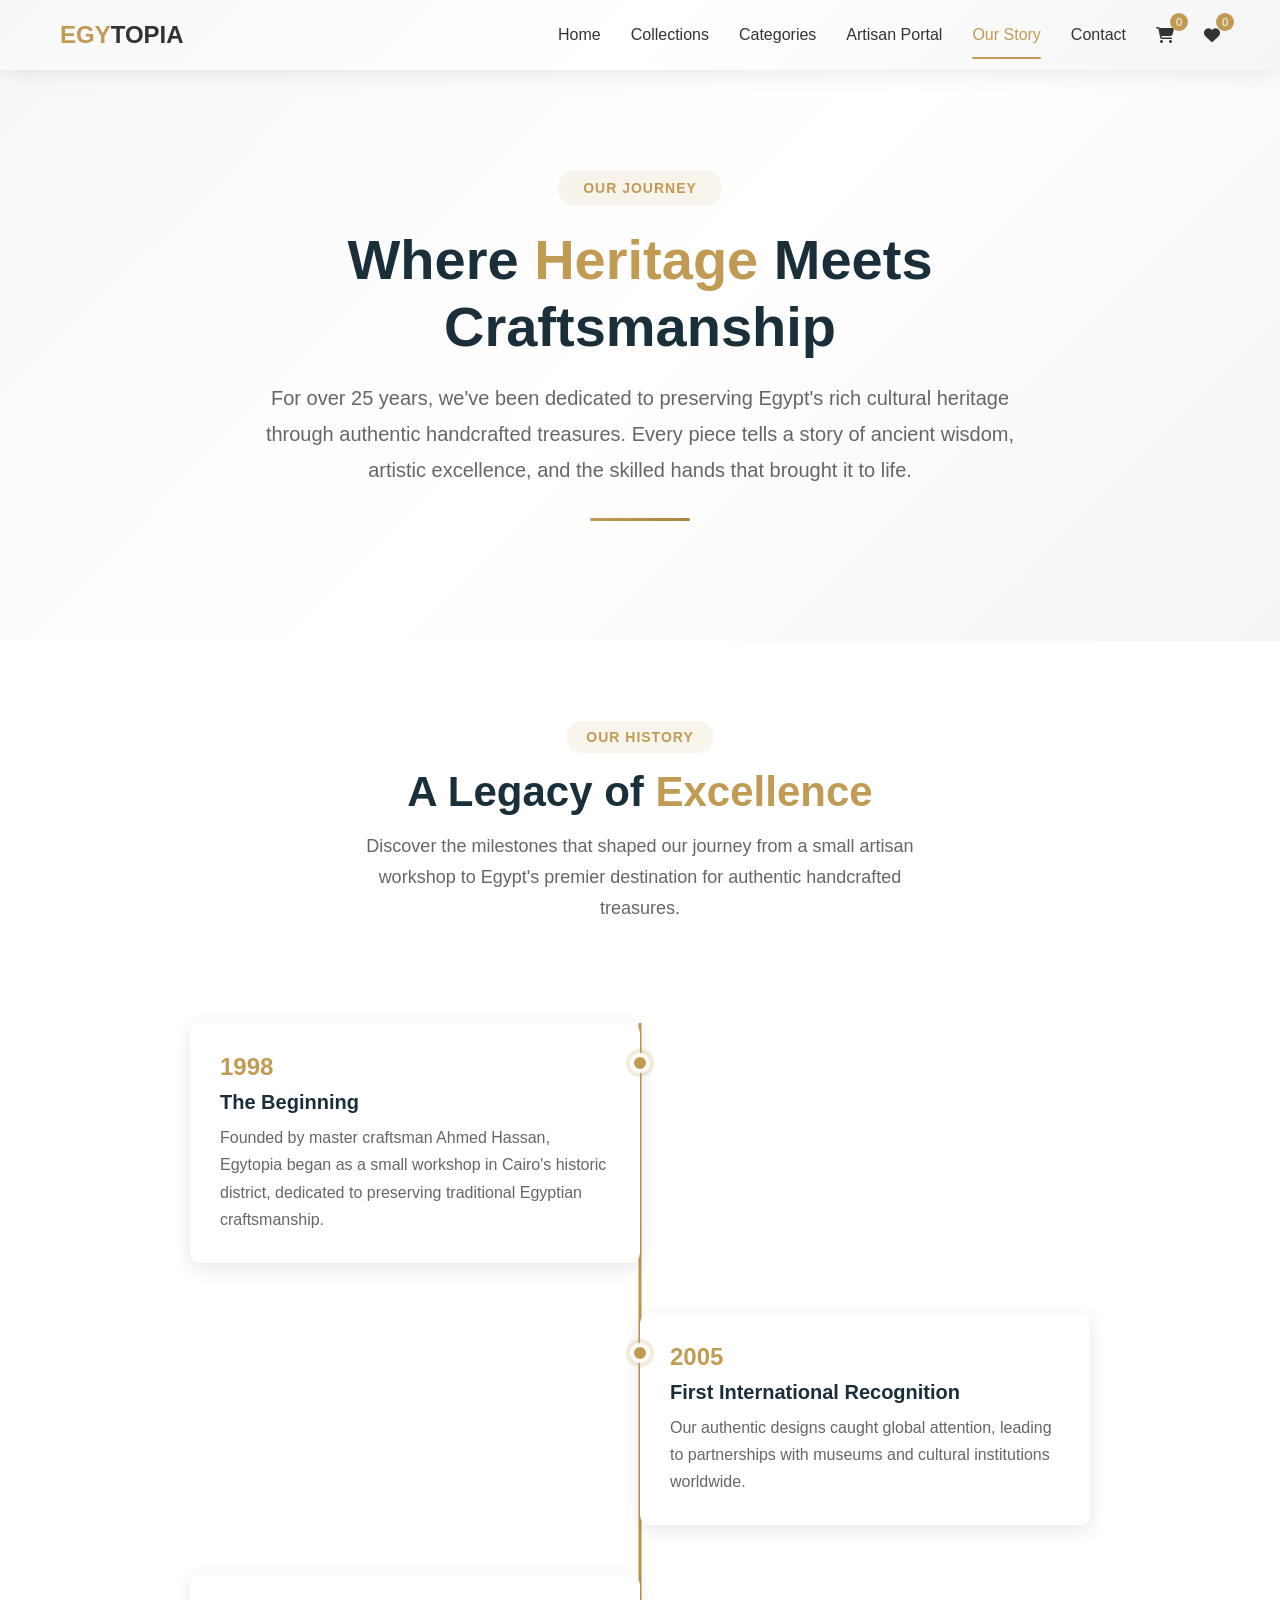
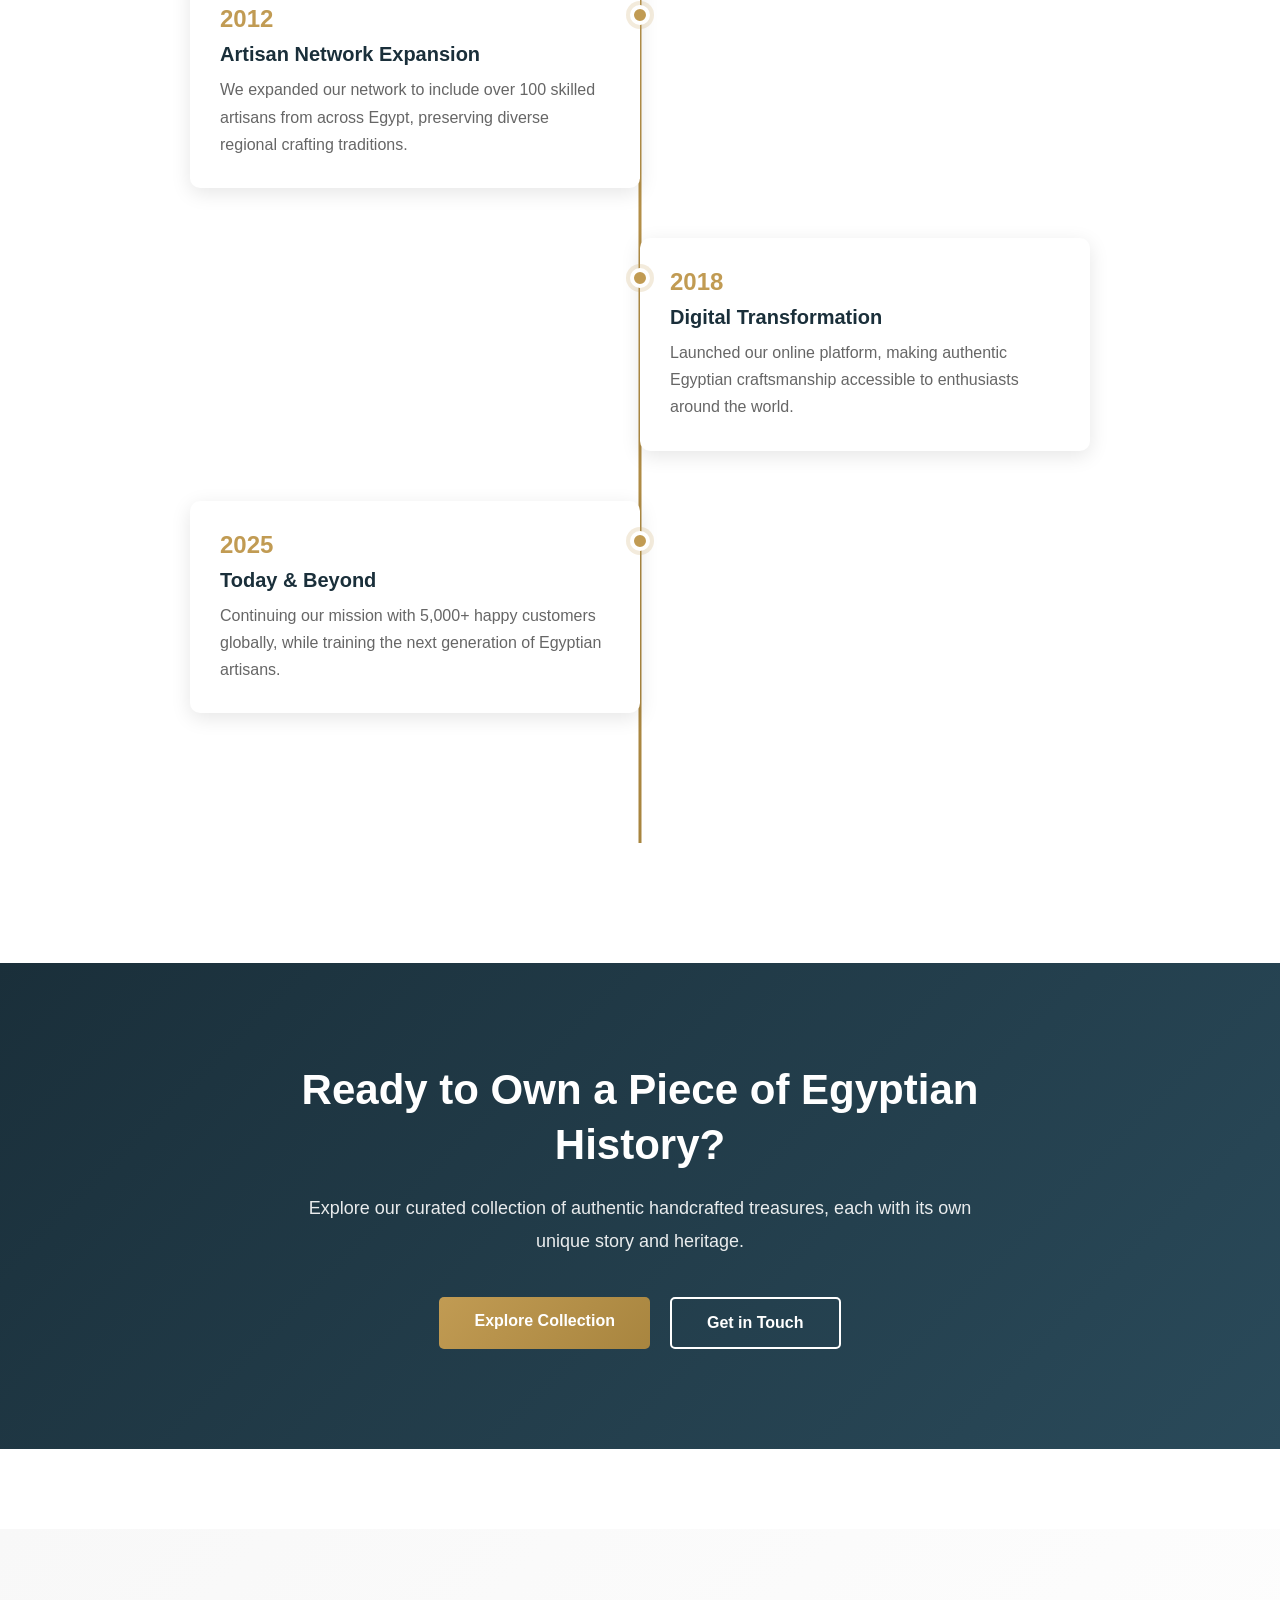
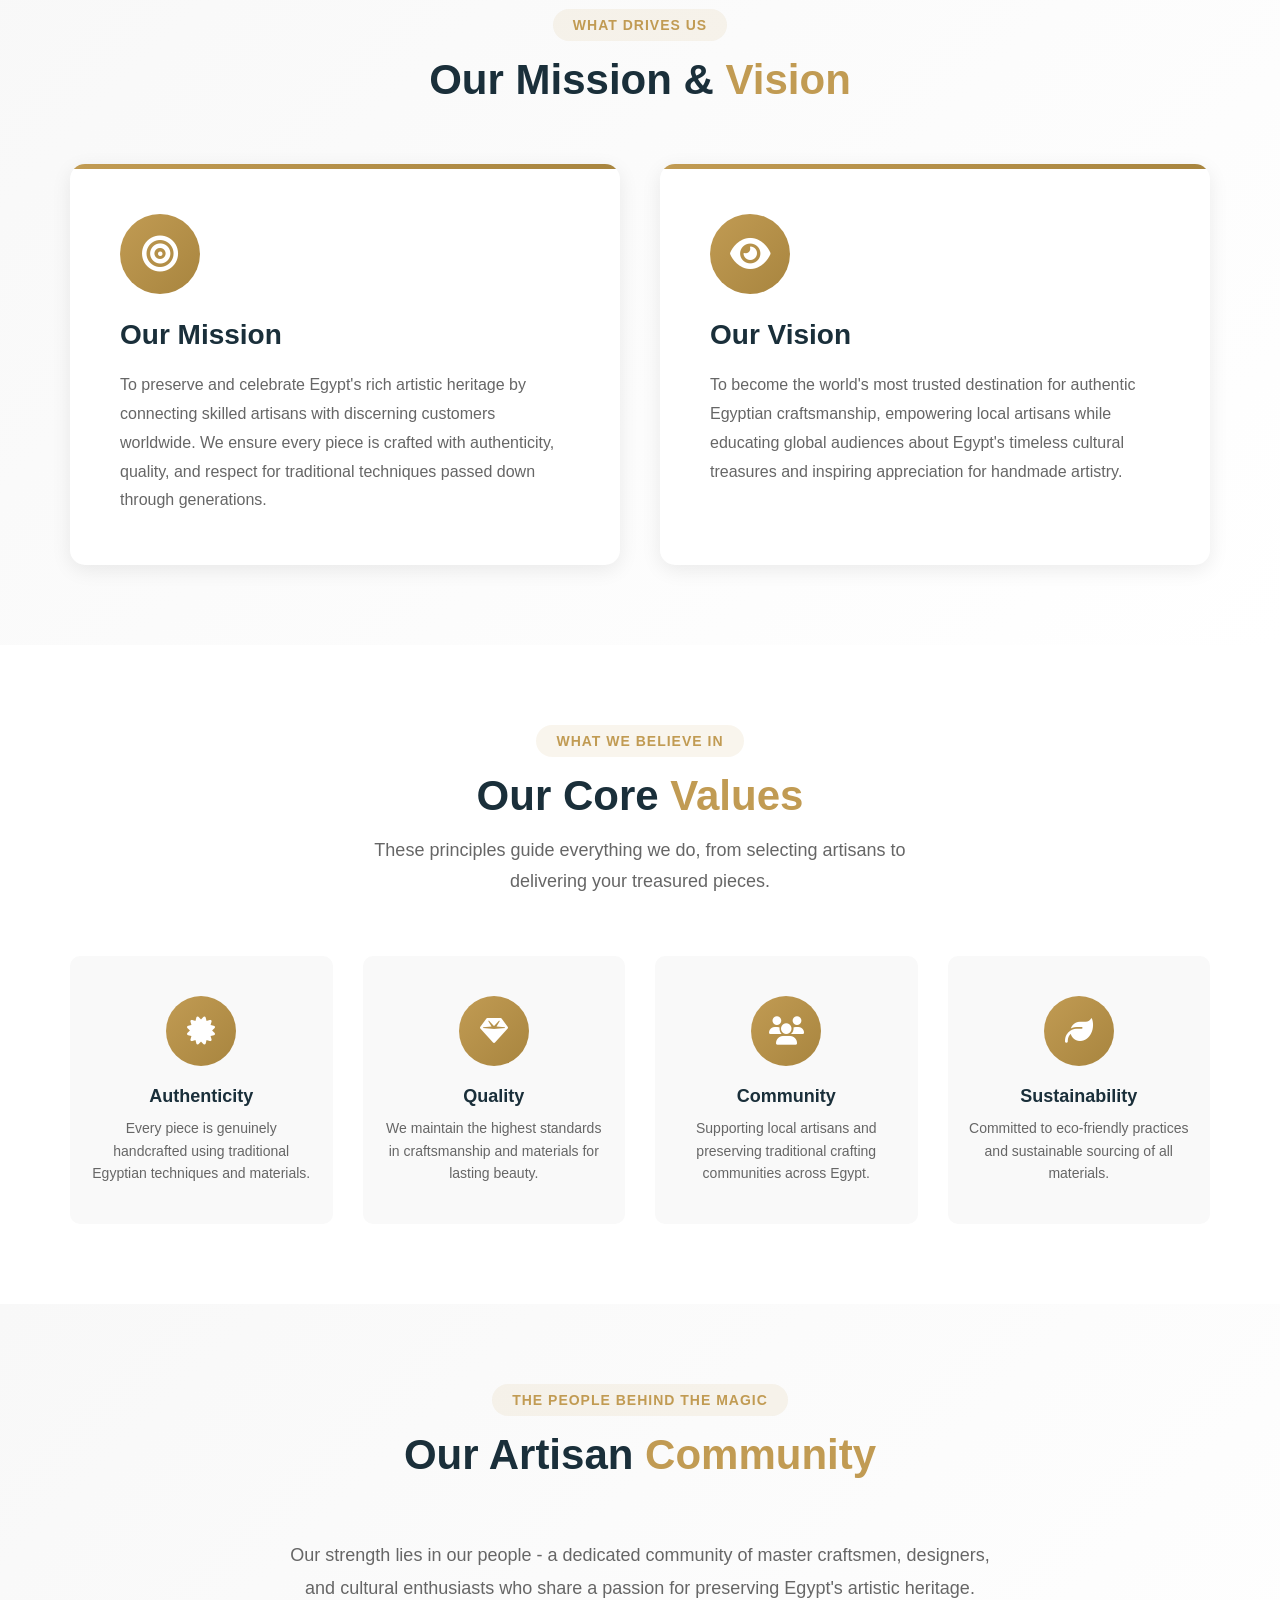
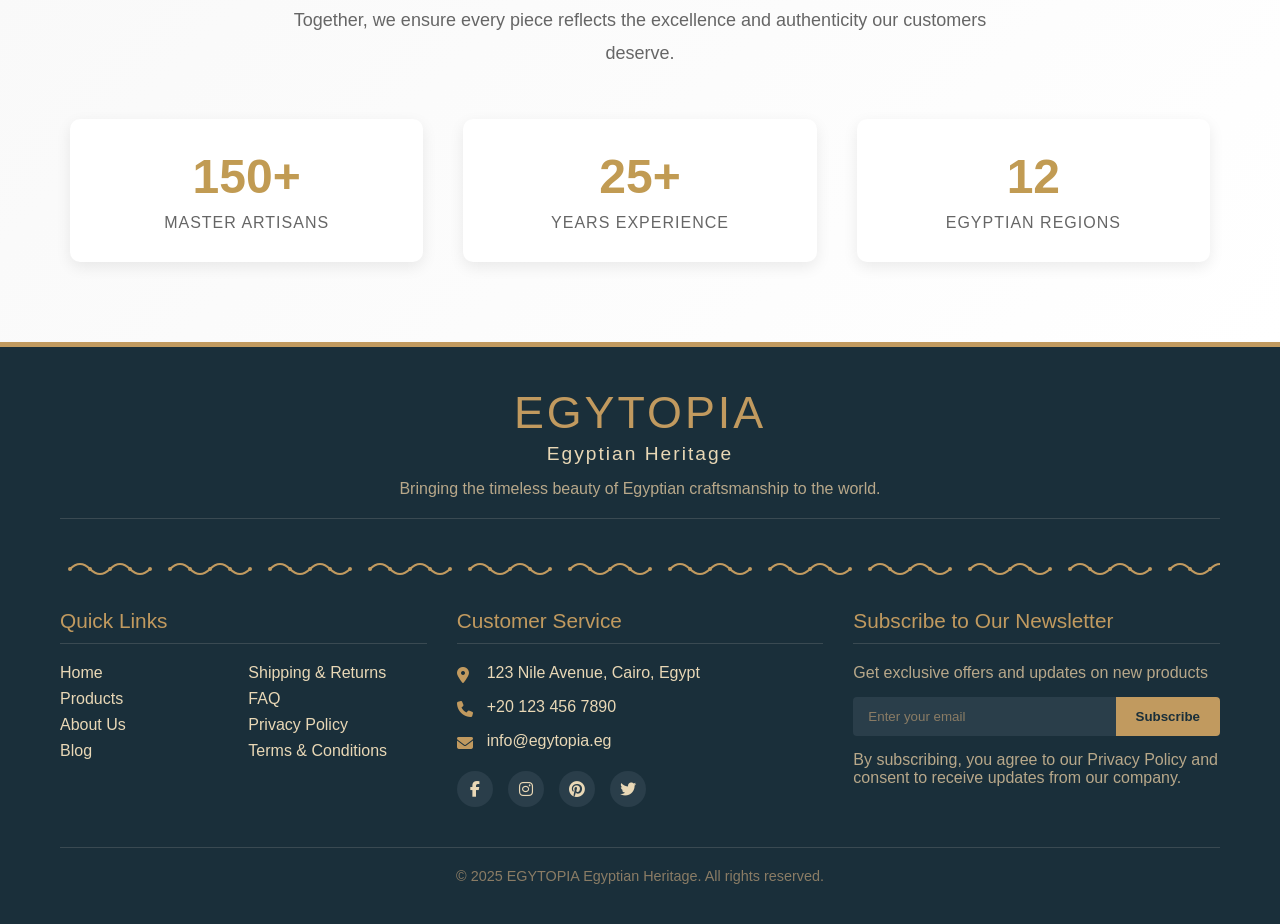
<file: ourStory.html>
<!DOCTYPE html>
<html lang="en">

<head>
  <meta charset="UTF-8">
  <meta name="viewport" content="width=device-width, initial-scale=1.0">
  <title>EGYTOPIA Story</title>
  <link rel="stylesheet" href="https://cdnjs.cloudflare.com/ajax/libs/font-awesome/6.4.0/css/all.min.css">
  <link rel="stylesheet" href="ourStory.css">
</head>

<body>
  <!-- Navigation Bar -->
  <header class="header">
    <nav class="navbar">
      <div class="nav-container main-container">
        <div class="nav-logo">
          <a href="EgyHome.html" class="logo">EGY<span>TOPIA</span></a>
        </div>

        <ul class="nav-menu">
          <li class="nav-item">
            <a href="EgyHome.html" class="nav-link">Home</a>
          </li>
          <li class="nav-item">
            <a href="collection.html" class="nav-link">Collections</a>
          </li>
          <li class="nav-item">
            <a href="categories.html" class="nav-link">Categories</a>
          </li>
          <li class="nav-item">
            <a href="artisan.html" class="nav-link">Artisan Portal</a>
          </li>
          <li class="nav-item">
            <a href="ourStory.html" class="nav-link active">Our Story</a>
          </li>
          <li class="nav-item">
            <a href="contact.html" class="nav-link">Contact</a>
          </li>
          <li class="nav-item">
            <a href="cart.html" class="nav-link">
              <i class="fas fa-shopping-cart"></i>
              <span class="cart-count">0</span>
            </a>
          </li>
          <li class="nav-item">
            <a href="wishlist.html" class="nav-link">
              <i class="fas fa-heart"></i>
              <span class="wishlist-count">0</span>
            </a>
          </li>
        </ul>

        <div class="nav-toggle">
          <span class="bar"></span>
          <span class="bar"></span>
          <span class="bar"></span>
        </div>
      </div>
    </nav>
  </header>

  
  <!-- Hero Section -->
  <section class="story-hero">
    <div class="container">
      <div class="hero-content">
        <span class="hero-tag">Our Journey</span>
        <h1 class="hero-title">Where <span>Heritage</span> Meets Craftsmanship</h1>
        <p class="hero-subtitle">For over 25 years, we've been dedicated to preserving Egypt's rich cultural heritage
          through authentic handcrafted treasures. Every piece tells a story of ancient wisdom, artistic excellence, and
          the skilled hands that brought it to life.</p>
        <div class="hero-divider"></div>
      </div>
    </div>
  </section>

  <!-- Timeline Section -->
  <section class="timeline-section">
    <div class="container">
      <div class="section-header">
        <span class="section-tag">Our History</span>
        <h2 class="section-title">A Legacy of <span>Excellence</span></h2>
        <p class="section-description">Discover the milestones that shaped our journey from a small artisan workshop to
          Egypt's premier destination for authentic handcrafted treasures.</p>
      </div>

      <div class="timeline">
        <div class="timeline-item">
          <div class="timeline-content">
            <div class="timeline-year">1998</div>
            <h3 class="timeline-title">The Beginning</h3>
            <p class="timeline-text">Founded by master craftsman Ahmed Hassan, Egytopia began as a small workshop in
              Cairo's historic district, dedicated to preserving traditional Egyptian craftsmanship.</p>
          </div>
          <div class="timeline-dot"></div>
        </div>

        <div class="timeline-item">
          <div class="timeline-content">
            <div class="timeline-year">2005</div>
            <h3 class="timeline-title">First International Recognition</h3>
            <p class="timeline-text">Our authentic designs caught global attention, leading to partnerships with museums
              and cultural institutions worldwide.</p>
          </div>
          <div class="timeline-dot"></div>
        </div>

        <div class="timeline-item">
          <div class="timeline-content">
            <div class="timeline-year">2012</div>
            <h3 class="timeline-title">Artisan Network Expansion</h3>
            <p class="timeline-text">We expanded our network to include over 100 skilled artisans from across Egypt,
              preserving diverse regional crafting traditions.</p>
          </div>
          <div class="timeline-dot"></div>
        </div>

        <div class="timeline-item">
          <div class="timeline-content">
            <div class="timeline-year">2018</div>
            <h3 class="timeline-title">Digital Transformation</h3>
            <p class="timeline-text">Launched our online platform, making authentic Egyptian craftsmanship accessible to
              enthusiasts around the world.</p>
          </div>
          <div class="timeline-dot"></div>
        </div>

        <div class="timeline-item">
          <div class="timeline-content">
            <div class="timeline-year">2025</div>
            <h3 class="timeline-title">Today & Beyond</h3>
            <p class="timeline-text">Continuing our mission with 5,000+ happy customers globally, while training the
              next generation of Egyptian artisans.</p>
          </div>
          <div class="timeline-dot"></div>
        </div>
      </div>
    </div>
  </section>


    <!-- CTA Section -->
  <section class="cta-section">
    <div class="container">
      <div class="cta-content">
        <h2 class="cta-title">Ready to Own a Piece of Egyptian History?</h2>
        <p class="cta-text">Explore our curated collection of authentic handcrafted treasures, each with its own unique
          story and heritage.</p>
        <div class="cta-buttons">
          <a href="collection.html" class="btn btn-primary">Explore Collection</a>
          <a href="contact.html" class="btn btn-secondary">Get in Touch</a>
        </div>
      </div>
    </div>
  </section>
  
  <!-- Mission & Vision Section -->
  <section class="mission-vision-section">
    <div class="container">
      <div class="section-header">
        <span class="section-tag">What Drives Us</span>
        <h2 class="section-title">Our Mission & <span>Vision</span></h2>
      </div>

      <div class="mission-vision-grid">
        <div class="mission-card">
          <div class="card-icon">
            <i class="fas fa-bullseye"></i>
          </div>
          <h3 class="card-title">Our Mission</h3>
          <p class="card-text">To preserve and celebrate Egypt's rich artistic heritage by connecting skilled artisans
            with discerning customers worldwide. We ensure every piece is crafted with authenticity, quality, and
            respect for traditional techniques passed down through generations.</p>
        </div>

        <div class="vision-card">
          <div class="card-icon">
            <i class="fas fa-eye"></i>
          </div>
          <h3 class="card-title">Our Vision</h3>
          <p class="card-text">To become the world's most trusted destination for authentic Egyptian craftsmanship,
            empowering local artisans while educating global audiences about Egypt's timeless cultural treasures and
            inspiring appreciation for handmade artistry.</p>
        </div>
      </div>
    </div>
  </section>

  <!-- Values Section -->
  <section class="values-section">
    <div class="container">
      <div class="section-header">
        <span class="section-tag">What We Believe In</span>
        <h2 class="section-title">Our Core <span>Values</span></h2>
        <p class="section-description">These principles guide everything we do, from selecting artisans to delivering
          your treasured pieces.</p>
      </div>

      <div class="values-grid">
        <div class="value-card">
          <div class="value-icon">
            <i class="fas fa-certificate"></i>
          </div>
          <h4 class="value-title">Authenticity</h4>
          <p class="value-text">Every piece is genuinely handcrafted using traditional Egyptian techniques and
            materials.</p>
        </div>

        <div class="value-card">
          <div class="value-icon">
            <i class="fas fa-gem"></i>
          </div>
          <h4 class="value-title">Quality</h4>
          <p class="value-text">We maintain the highest standards in craftsmanship and materials for lasting beauty.</p>
        </div>

        <div class="value-card">
          <div class="value-icon">
            <i class="fas fa-users"></i>
          </div>
          <h4 class="value-title">Community</h4>
          <p class="value-text">Supporting local artisans and preserving traditional crafting communities across Egypt.
          </p>
        </div>

        <div class="value-card">
          <div class="value-icon">
            <i class="fas fa-leaf"></i>
          </div>
          <h4 class="value-title">Sustainability</h4>
          <p class="value-text">Committed to eco-friendly practices and sustainable sourcing of all materials.</p>
        </div>
      </div>
    </div>
  </section>

  <!-- Team Section -->
  <section class="team-section">
    <div class="container">
      <div class="section-header">
        <span class="section-tag">The People Behind The Magic</span>
        <h2 class="section-title">Our Artisan <span>Community</span></h2>
      </div>

      <p class="team-intro">
        Our strength lies in our people - a dedicated community of master craftsmen, designers, and cultural enthusiasts
        who share a passion for preserving Egypt's artistic heritage. Together, we ensure every piece reflects the
        excellence and authenticity our customers deserve.
      </p>

      <div class="team-stats">
        <div class="team-stat">
          <div class="stat-number">150+</div>
          <div class="stat-label">Master Artisans</div>
        </div>
        <div class="team-stat">
          <div class="stat-number">25+</div>
          <div class="stat-label">Years Experience</div>
        </div>
        <div class="team-stat">
          <div class="stat-number">12</div>
          <div class="stat-label">Egyptian Regions</div>
        </div>
      </div>
    </div>
  </section>


  <!-- Footer -->

  <footer class="footer-container">
       <div class="main-container">
    <div class="footer-header">
      <h1>EGYTOPIA</h1>
      <h2>Egyptian Heritage</h2>
      <p>Bringing the timeless beauty of Egyptian craftsmanship to the world.</p>
    </div>

    <div class="hieroglyphic-border"></div>

    <div class="footer-content">
      <div class="footer-section">
        <h3>Quick Links</h3>
        <div class="links-grid">
          <div class="footer-links">
            <a href="#">Home</a>
            <a href="#">Products</a>
            <a href="#">About Us</a>
            <a href="#">Blog</a>
          </div>
          <div class="footer-links">
            <a href="#">Shipping & Returns</a>
            <a href="#">FAQ</a>
            <a href="#">Privacy Policy</a>
            <a href="#">Terms & Conditions</a>
          </div>
        </div>
      </div>

      <div class="footer-section">
        <h3>Customer Service</h3>
        <div class="contact-info">
          <i class="fas fa-map-marker-alt"></i>
          <div>123 Nile Avenue, Cairo, Egypt</div>
        </div>
        <div class="contact-info">
          <i class="fas fa-phone"></i>
          <div>+20 123 456 7890</div>
        </div>
        <div class="contact-info">
          <i class="fas fa-envelope"></i>
          <div>info@egytopia.eg</div>
        </div>

        <div class="social-icons">
          <a href="#"><i class="fab fa-facebook-f"></i></a>
          <a href="#"><i class="fab fa-instagram"></i></a>
          <a href="#"><i class="fab fa-pinterest"></i></a>
          <a href="#"><i class="fab fa-twitter"></i></a>
        </div>
      </div>

      <div class="footer-section">
        <h3>Subscribe to Our Newsletter</h3>
        <div class="newsletter">
          <p>Get exclusive offers and updates on new products</p>
          <form class="newsletter-form">
            <input type="email" placeholder="Enter your email" required>
            <button type="submit">Subscribe</button>
          </form>
          <p>By subscribing, you agree to our Privacy Policy and consent to receive updates from our company.</p>
        </div>
      </div>
    </div>

    <div class="footer-bottom">
      <p>&copy; 2025 EGYTOPIA Egyptian Heritage. All rights reserved.</p>
    </div>
       </div>
  </footer>

  <script src="ourStory.js"></script>
</body>

</html>
</file>
<file: ourStory.css>
* {
      margin: 0;
      padding: 0;
      box-sizing: border-box;
      font-family: "Segoe UI", sans-serif;
    }

    body {
      background-color: #fff;
      color: #333;
    }

    /* Navigation Bar Styles */
.main-container {
  max-width: 1200px;
  margin: 0 auto;
  padding: 0 20px;
}




    .header {
      position: fixed;
      top: 0;
      right: 0;
      left: 0;
      background: linear-gradient(135deg, #f8f8f8 0%, #ffffff 50%, #f5f5f5 100%);
      backdrop-filter: blur(10px);
      z-index: 1000;
      box-shadow: 0 2px 20px rgba(0, 0, 0, 0.1);
      transition: all 0.3s ease;
    }

    .header.scrolled {
      background: #1a2f3a;
      box-shadow: 0 2px 30px rgba(0, 0, 0, 0.5);
      top: 10px;
      right: 20px;
      left: 20px;
      border-radius: 20px;
      overflow: hidden;
    }

    .header.scrolled .nav-link {
      color: #e9d8b6;
    }

    .header.scrolled .nav-link:hover,
    .header.scrolled .nav-link.active {
      color: #c19b53;
    }

    .header.scrolled .logo {
      color: #c19b53;
    }

    .header.scrolled .logo span {
      color: #e9d8b6;
    }

    .header.scrolled .bar {
      background: #e9d8b6;
    }

    .nav-container {
      max-width: 1200px;
      margin: 0 auto;
      padding: 0 20px;
      display: flex;
      justify-content: space-between;
      align-items: center;
      height: 70px;
    }

    .logo {
      font-size: 24px;
      font-weight: 700;
      text-decoration: none;
      color: #c19b53;
      transition: all 0.3s ease;
    }

    .logo span {
      color: #333;
    }

    .nav-menu {
      display: flex;
      list-style: none;
      margin: 0;
      padding: 0;
      align-items: center;
    }

    .nav-item {
      margin-left: 30px;
      position: relative;
    }

    .nav-link {
      text-decoration: none;
      color: #333;
      font-weight: 500;
      padding: 10px 0;
      transition: color 0.3s ease;
      display: flex;
      align-items: center;
      gap: 5px;
    }

    .nav-link:hover,
    .nav-link.active {
      color: #c19b53;
    }

    .nav-link.active::after {
      content: '';
      position: absolute;
      bottom: -5px;
      left: 0;
      width: 100%;
      height: 2px;
      background: #c19b53;
      border-radius: 2px;
    }

    .cart-count,
    .wishlist-count {
      background: #c19b53;
      color: white;
      border-radius: 50%;
      width: 18px;
      height: 18px;
      font-size: 0.7rem;
      display: flex;
      align-items: center;
      justify-content: center;
      position: absolute;
      top: -4px;
      right: -14px;
    }

    .nav-toggle {
      display: none;
      flex-direction: column;
      cursor: pointer;
    }

    .bar {
      width: 25px;
      height: 3px;
      background: #333;
      margin: 3px 0;
      transition: 0.3s;
      border-radius: 2px;
    }

    /* Hero Section */
    .story-hero {
      margin-top: 70px;
      padding: 100px 0 80px;
      background: linear-gradient(135deg, #f8f8f8 0%, #ffffff 50%, #f5f5f5 100%);
      position: relative;
      overflow: hidden;
    }

    .container {
      max-width: 1200px;
      margin: 0 auto;
      padding: 0 30px;
    }

    .hero-content {
      text-align: center;
      max-width: 800px;
      margin: 0 auto;
    }

    .hero-tag {
      display: inline-block;
      background: rgba(193, 155, 83, 0.1);
      color: #c19b53;
      padding: 10px 25px;
      border-radius: 30px;
      font-weight: 600;
      font-size: 14px;
      letter-spacing: 1px;
      margin-bottom: 20px;
      text-transform: uppercase;
    }

    .hero-title {
      font-size: 56px;
      font-weight: 700;
      color: #1a2f3a;
      margin-bottom: 20px;
      line-height: 1.2;
    }

    .hero-title span {
      color: #c19b53;
    }

    .hero-subtitle {
      font-size: 20px;
      color: #666;
      line-height: 1.8;
      margin-bottom: 30px;
    }

    .hero-divider {
      width: 100px;
      height: 3px;
      background: linear-gradient(90deg, #c19b53, #a8853f);
      margin: 0 auto 40px;
      border-radius: 2px;
    }

    /* Timeline Section */
    .timeline-section {
      padding: 80px 0;
      background: white;
    }

    .section-header {
      text-align: center;
      margin-bottom: 60px;
    }

    .section-tag {
      display: inline-block;
      background: rgba(193, 155, 83, 0.1);
      color: #c19b53;
      padding: 8px 20px;
      border-radius: 30px;
      font-weight: 600;
      font-size: 14px;
      margin-bottom: 15px;
      text-transform: uppercase;
      letter-spacing: 1px;
    }

    .section-title {
      font-size: 42px;
      color: #1a2f3a;
      font-weight: 700;
      margin-bottom: 15px;
    }

    .section-title span {
      color: #c19b53;
    }

    .section-description {
      font-size: 18px;
      color: #666;
      max-width: 600px;
      margin: 0 auto;
      line-height: 1.7;
    }

    .timeline {
      position: relative;
      max-width: 1000px;
      margin: 0 auto;
      padding: 40px 0;
    }

    .timeline::before {
      content: '';
      position: absolute;
      left: 50%;
      transform: translateX(-50%);
      width: 3px;
      height: 100%;
      background: linear-gradient(to bottom, #c19b53, #a8853f);
    }

    .timeline-item {
      display: flex;
      justify-content: flex-end;
      padding-right: 50%;
      position: relative;
      margin-bottom: 50px;
    }

    .timeline-item:nth-child(even) {
      justify-content: flex-start;
      padding-right: 0;
      padding-left: 50%;
    }

    .timeline-content {
      background: white;
      padding: 30px;
      border-radius: 10px;
      box-shadow: 0 5px 20px rgba(0, 0, 0, 0.1);
      width: 90%;
      position: relative;
      transition: transform 0.3s ease, box-shadow 0.3s ease;
    }

    .timeline-content:hover {
      transform: translateY(-5px);
      box-shadow: 0 10px 30px rgba(0, 0, 0, 0.15);
    }

    .timeline-year {
      font-size: 24px;
      font-weight: 700;
      color: #c19b53;
      margin-bottom: 10px;
    }

    .timeline-title {
      font-size: 20px;
      font-weight: 600;
      color: #1a2f3a;
      margin-bottom: 10px;
    }

    .timeline-text {
      color: #666;
      line-height: 1.7;
    }

    .timeline-dot {
      position: absolute;
      left: 50%;
      transform: translateX(-50%);
      width: 20px;
      height: 20px;
      background: #c19b53;
      border: 4px solid white;
      border-radius: 50%;
      box-shadow: 0 0 0 4px rgba(193, 155, 83, 0.2);
      top: 30px;
    }

     /* CTA Section */
    .cta-section {
      margin: 80px 0;
      padding: 100px 0;
      background: linear-gradient(135deg, #1a2f3a 0%, #2a4a5a 100%);
      color: white;
      text-align: center;
    }

    .cta-content {
      max-width: 700px;
      margin: 0 auto;
    }

    .cta-title {
      font-size: 42px;
      font-weight: 700;
      margin-bottom: 20px;
      line-height: 1.3;
    }

    .cta-text {
      font-size: 18px;
      line-height: 1.8;
      margin-bottom: 40px;
      opacity: 0.9;
    }

    .cta-buttons {
      display: flex;
      gap: 20px;
      justify-content: center;
      flex-wrap: wrap;
    }

    .btn {
      padding: 15px 35px;
      border-radius: 5px;
      font-weight: 600;
      text-decoration: none;
      transition: all 0.3s ease;
      display: inline-block;
      font-size: 16px;
    }

    .btn-primary {
      background: linear-gradient(135deg, #c19b53, #a8853f);
      color: white;
      border: none;
    }

    .btn-primary:hover {
      transform: translateY(-2px);
      box-shadow: 0 10px 20px rgba(193, 155, 83, 0.3);
    }

    .btn-secondary {
      background: transparent;
      color: white;
      border: 2px solid white;
    }

    .btn-secondary:hover {
      background: white;
      color: #1a2f3a;
    }
    
    /* Mission & Vision Section */
    .mission-vision-section {
      padding: 80px 0;
      background: linear-gradient(135deg, #f8f8f8 0%, #ffffff 100%);
    }

    .mission-vision-grid {
      display: grid;
      grid-template-columns: repeat(2, 1fr);
      gap: 40px;
      margin-top: 50px;
    }

    .mission-card,
    .vision-card {
      background: white;
      padding: 50px;
      border-radius: 15px;
      box-shadow: 0 5px 20px rgba(0, 0, 0, 0.08);
      transition: transform 0.3s ease, box-shadow 0.3s ease;
      position: relative;
      overflow: hidden;
    }

    .mission-card::before,
    .vision-card::before {
      content: '';
      position: absolute;
      top: 0;
      left: 0;
      width: 100%;
      height: 5px;
      background: linear-gradient(90deg, #c19b53, #a8853f);
    }

    .mission-card:hover,
    .vision-card:hover {
      transform: translateY(-10px);
      box-shadow: 0 15px 40px rgba(0, 0, 0, 0.15);
    }

    .card-icon {
      width: 80px;
      height: 80px;
      background: linear-gradient(135deg, #c19b53, #a8853f);
      border-radius: 50%;
      display: flex;
      align-items: center;
      justify-content: center;
      margin-bottom: 25px;
      color: white;
      font-size: 36px;
    }

    .card-title {
      font-size: 28px;
      color: #1a2f3a;
      font-weight: 700;
      margin-bottom: 20px;
    }

    .card-text {
      color: #666;
      line-height: 1.8;
      font-size: 16px;
    }

    /* Values Section */
    .values-section {
      padding: 80px 0;
      background: white;
    }

    .values-grid {
      display: grid;
      grid-template-columns: repeat(4, 1fr);
      gap: 30px;
      margin-top: 50px;
    }

    .value-card {
      text-align: center;
      padding: 40px 20px;
      background: #f9f9f9;
      border-radius: 10px;
      transition: all 0.3s ease;
    }

    .value-card:hover {
      background: white;
      box-shadow: 0 10px 30px rgba(0, 0, 0, 0.1);
      transform: translateY(-5px);
    }

    .value-icon {
      width: 70px;
      height: 70px;
      margin: 0 auto 20px;
      background: linear-gradient(135deg, #c19b53, #a8853f);
      border-radius: 50%;
      display: flex;
      align-items: center;
      justify-content: center;
      color: white;
      font-size: 28px;
    }

    .value-title {
      font-size: 18px;
      color: #1a2f3a;
      font-weight: 600;
      margin-bottom: 10px;
    }

    .value-text {
      color: #666;
      font-size: 14px;
      line-height: 1.6;
    }

    /* Team Section */
    .team-section {
      padding: 80px 0;
      background: linear-gradient(135deg, #f8f8f8 0%, #ffffff 100%);
    }

    .team-intro {
      max-width: 700px;
      margin: 0 auto 50px;
      text-align: center;
      color: #666;
      font-size: 18px;
      line-height: 1.8;
    }

    .team-stats {
      display: grid;
      grid-template-columns: repeat(3, 1fr);
      gap: 40px;
      margin-top: 50px;
      text-align: center;
    }

    .team-stat {
      padding: 30px;
      background: white;
      border-radius: 10px;
      box-shadow: 0 5px 15px rgba(0, 0, 0, 0.08);
    }

    .stat-number {
      font-size: 48px;
      font-weight: 700;
      color: #c19b53;
      margin-bottom: 10px;
    }

    .stat-label {
      font-size: 16px;
      color: #666;
      font-weight: 500;
      text-transform: uppercase;
      letter-spacing: 1px;
    }

   

    /* Footer */

    .footer-container {
      /* max-width: 1200px; */
      margin: 0 auto;
      padding: 40px 20px;
      background-color: #1a2f3a;
      color: #e9d8b6;
      border-top: 5px solid #c19a5f;
    }

    .footer-header {
      text-align: center;
      margin-bottom: 40px;
      padding-bottom: 20px;
      border-bottom: 1px solid #3a4a52;
    }

    .footer-header h1 {
      font-size: 2.8rem;
      color: #c19a5f;
      letter-spacing: 3px;
      margin-bottom: 5px;
      font-weight: 400;
    }

    .footer-header h2 {
      font-size: 1.2rem;
      color: #e9d8b6;
      font-weight: 300;
      letter-spacing: 2px;
      margin-bottom: 15px;
    }

    .footer-header p {
      font-size: 1rem;
      max-width: 600px;
      margin: 0 auto;
      color: #b8a88a;
    }

    .footer-content {
      display: grid;
      grid-template-columns: repeat(auto-fit, minmax(250px, 1fr));
      gap: 30px;
      margin-bottom: 40px;
    }

    .footer-section h3 {
      font-size: 1.3rem;
      color: #c19a5f;
      margin-bottom: 20px;
      padding-bottom: 10px;
      border-bottom: 1px solid #3a4a52;
      font-weight: 500;
    }

    .links-grid {
      display: grid;
      grid-template-columns: 1fr 1fr;
      gap: 10px;
    }

    .footer-links a {
      display: block;
      color: #e9d8b6;
      text-decoration: none;
      margin-bottom: 8px;
      transition: color 0.3s, padding-left 0.3s;
    }

    .footer-links a:hover {
      color: #c19a5f;
      padding-left: 5px;
    }

    .contact-info {
      display: flex;
      align-items: flex-start;
      margin-bottom: 15px;
    }

    .contact-info i {
      color: #c19a5f;
      margin-right: 10px;
      margin-top: 3px;
      width: 20px;
    }

    .newsletter p {
      margin-bottom: 15px;
      color: #b8a88a;
    }

    .newsletter-form {
      display: flex;
      margin-bottom: 15px;
    }

    .newsletter-form input {
      flex: 1;
      padding: 12px 15px;
      border: none;
      background-color: #2a3e4a;
      color: #e9d8b6;
      border-radius: 4px 0 0 4px;
    }

    .newsletter-form input::placeholder {
      color: #8a7c65;
    }

    .newsletter-form button {
      padding: 0 20px;
      background-color: #c19a5f;
      color: #1a2f3a;
      border: none;
      border-radius: 0 4px 4px 0;
      cursor: pointer;
      font-weight: 600;
      transition: background-color 0.3s;
    }

    .newsletter-form button:hover {
      background-color: #d4af6a;
    }

    .social-icons {
      display: flex;
      gap: 15px;
      margin-top: 20px;
    }

    .social-icons a {
      display: flex;
      align-items: center;
      justify-content: center;
      width: 36px;
      height: 36px;
      background-color: #2a3e4a;
      color: #e9d8b6;
      border-radius: 50%;
      text-decoration: none;
      transition: all 0.3s;
    }

    .social-icons a:hover {
      background-color: #c19a5f;
      color: #1a2f3a;
      transform: translateY(-3px);
    }

    .footer-bottom {
      text-align: center;
      padding-top: 20px;
      border-top: 1px solid #3a4a52;
      color: #8a7c65;
      font-size: 0.9rem;
    }

    .hieroglyphic-border {
      height: 20px;
      background-image: url('data:image/svg+xml;utf8,<svg xmlns="http://www.w3.org/2000/svg" width="100" height="20" viewBox="0 0 100 20"><path d="M10,10 Q20,0 30,10 T50,10 T70,10 T90,10" stroke="%23c19a5f" fill="none" stroke-width="2"/><circle cx="10" cy="10" r="2" fill="%23c19a5f"/><circle cx="30" cy="10" r="2" fill="%23c19a5f"/><circle cx="50" cy="10" r="2" fill="%23c19a5f"/><circle cx="70" cy="10" r="2" fill="%23c19a5f"/><circle cx="90" cy="10" r="2" fill="%23c19a5f"/></svg>');
      background-repeat: repeat-x;
      margin-bottom: 30px;
    }

    @media (max-width: 768px) {
      .footer-content {
        grid-template-columns: 1fr;
      }

      .footer-header h1 {
        font-size: 2.2rem;
      }

      .newsletter-form {
        flex-direction: column;
      }

      .newsletter-form input {
        border-radius: 4px;
        margin-bottom: 10px;
      }

      .newsletter-form button {
        border-radius: 4px;
        padding: 12px;
      }
    }

    /* Responsive Design */
    @media (max-width: 992px) {
      .nav-menu {
        position: fixed;
        left: -100%;
        top: 70px;
        flex-direction: column;
        background: white;
        width: 100%;
        text-align: center;
        transition: 0.3s;
        box-shadow: 0 10px 27px rgba(0, 0, 0, 0.05);
        padding: 20px 0;
      }

      .header.scrolled .nav-menu {
        background: #1a2f3a;
      }

      .nav-menu.active {
        left: 0;
      }

      .nav-item {
        margin: 15px 0;
      }

      .nav-toggle {
        display: flex;
      }

      .timeline::before {
        left: 20px;
      }

      .timeline-item,
      .timeline-item:nth-child(even) {
        padding-left: 60px;
        padding-right: 0;
        justify-content: flex-start;
      }

      .timeline-dot {
        left: 20px;
      }

      .timeline-content {
        width: 100%;
      }

      .mission-vision-grid {
        grid-template-columns: 1fr;
      }

      .values-grid {
        grid-template-columns: repeat(2, 1fr);
      }

      .team-stats {
        grid-template-columns: 1fr;
        gap: 20px;
      }
    }

    @media (max-width: 768px) {
      .hero-title {
        font-size: 36px;
      }

      .hero-subtitle {
        font-size: 16px;
      }

      .section-title {
        font-size: 32px;
      }

      .values-grid {
        grid-template-columns: 1fr;
      }

      .cta-title {
        font-size: 32px;
      }

      .cta-buttons {
        flex-direction: column;
        align-items: center;
      }

      .btn {
        width: 100%;
        max-width: 300px;
      }
    }

    @media (max-width: 480px) {
      .container {
        padding: 0 20px;
      }

      .hero-title {
        font-size: 28px;
      }

      .section-title {
        font-size: 28px;
      }

      .stat-number {
        font-size: 36px;
      }
    }
</file>
